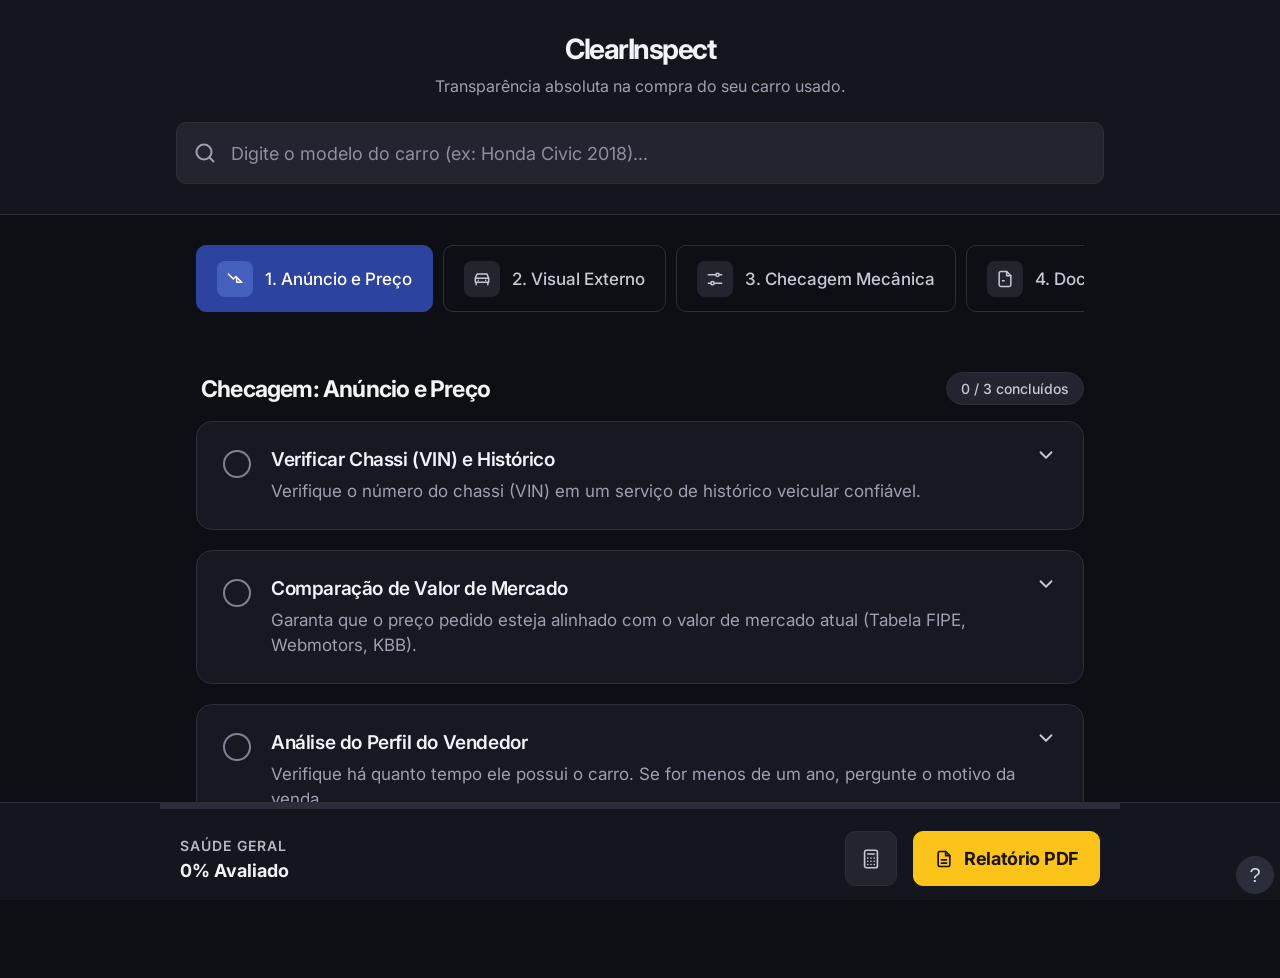
<file: Site de Carro/index.html>
<!DOCTYPE html>
<html lang="pt-BR">
<head>
<meta charset="utf-8">
<meta name="viewport" content="width=device-width, initial-scale=1, viewport-fit=cover">
<title>ClearInspect</title>
<link rel="preconnect" href="https://fonts.googleapis.com">
<link href="https://fonts.googleapis.com/css2?family=Inter:wght@400;500;600;700&display=swap" rel="stylesheet">
<link rel="stylesheet" href="style.css">
</head>
<body>
<header>
  <div class="wrap">
    <h1>ClearInspect</h1>
    <p class="sub">Transparência absoluta na compra do seu carro usado.</p>
    <label class="search">
      <svg width="24" height="24" viewBox="0 0 24 24" fill="none" stroke="currentColor" stroke-width="2" stroke-linecap="round"><circle cx="11" cy="11" r="7.5"/><path d="m20.5 20.5-4-4"/></svg>
      <input id="q" type="text" placeholder="Digite o modelo do carro (ex: Honda Civic 2018)..." autocomplete="off">
    </label>
  </div>
</header>

<main>
  <nav class="tabs" id="tabs" aria-label="Categorias"></nav>
  <div class="head"><h2 id="title"></h2><span class="pill" id="pill"></span></div>
  <section id="list"></section>
</main>

<footer>
  <div class="bar"><i id="fill"></i></div>
  <div class="foot">
    <div><div class="lbl">Saúde geral</div><div class="val" id="health">0% Avaliado</div></div>
    <div class="acts">
      <button class="btn sq" id="fipe" title="Abrir Tabela FIPE" aria-label="Consultar Tabela FIPE">
        <svg width="22" height="22" viewBox="0 0 24 24" fill="none" stroke="currentColor" stroke-width="1.8" stroke-linecap="round" stroke-linejoin="round"><rect x="5" y="2.5" width="14" height="19" rx="2"/><path d="M8.5 6.5h7M8.5 11h.01M12 11h.01M15.5 11h.01M8.5 14.5h.01M12 14.5h.01M15.5 14.5h.01M8.5 18h.01M12 18h.01M15.5 18h.01"/></svg>
      </button>
      <button class="btn pdf" id="pdf">
        <svg width="20" height="20" viewBox="0 0 24 24" fill="none" stroke="currentColor" stroke-width="2" stroke-linecap="round" stroke-linejoin="round"><path d="M14 3H7a2 2 0 0 0-2 2v14a2 2 0 0 0 2 2h10a2 2 0 0 0 2-2V8z"/><path d="M14 3v5h5M9 13h6M9 17h6"/></svg>
        <span>Relatório PDF</span>
      </button>
    </div>
  </div>
</footer>
<button class="help" aria-label="Ajuda" id="help">?</button>

<script src="script(1).js"></script>
</body>
</html>
</file>
<file: Site de Carro/style.css>
:root{--bg:#0d0f14;--top:#14161d;--card:#161922;--field:#22252f;--line:#2b2f3b;--text:#f2f3f7;--muted:#9ba1b0;--blue:#2c449f;--yellow:#fcc419;color-scheme:dark;box-sizing:border-box;padding-top:env(safe-area-inset-top,0px)}
*,*::before,*::after{box-sizing:inherit}
html{height:100%}
body{margin:0;min-height:100%;background:var(--bg);color:var(--text);font-family:Inter,system-ui,-apple-system,"Segoe UI",Roboto,sans-serif;padding-bottom:120px}
header{background:var(--top);border-bottom:1px solid var(--line);padding:32px 0 30px;text-align:center}
.wrap{max-width:960px;margin:0 auto;padding:0 16px}
h1{margin:0;font-size:28px;font-weight:700;letter-spacing:-1.5px}
.sub{margin:10px 0 26px;color:var(--muted);font-size:16px}
.search{display:flex;align-items:center;gap:12px;background:var(--field);border:1px solid var(--line);border-radius:10px;padding:0 16px;height:62px;text-align:left}
.search svg{flex:none;color:var(--muted)}
.search input{flex:1;background:none;border:0;outline:0;color:var(--text);font:inherit;font-size:18px}
.search input::placeholder{color:#8b91a1}
.search:focus-within{border-color:#4a63c9}
main{max-width:960px;margin:0 auto;padding:30px 36px 0}
.tabs{display:flex;gap:10px;overflow-x:auto;scrollbar-width:none;padding-bottom:2px}
.tabs::-webkit-scrollbar{display:none}
.tab{flex:none;display:flex;align-items:center;gap:12px;height:67px;padding:0 20px 0 20px;background:transparent;border:1px solid var(--line);border-radius:10px;color:#c5c9d4;font:inherit;font-size:17px;font-weight:500;cursor:pointer;white-space:nowrap}
.tab .ic{display:grid;place-items:center;width:36px;height:36px;border-radius:8px;background:var(--field)}
.tab.on{background:var(--blue);border-color:var(--blue);color:#fff}
.tab.on .ic{background:#4560bd}
.tab:focus-visible,.btn:focus-visible,.card-h:focus-visible{outline:2px solid var(--yellow);outline-offset:2px}
.head{display:flex;justify-content:space-between;align-items:center;margin:58px 0 16px 5px}
h2{margin:0;font-size:23px;font-weight:700;letter-spacing:-.8px}
.pill{background:var(--field);border:1px solid var(--line);border-radius:999px;padding:7px 14px;font-size:14px;font-weight:500;color:#c5c9d4}
.card{background:var(--card);border:1px solid var(--line);border-radius:16px;margin-bottom:20px;overflow:hidden}
.card-h{display:flex;align-items:flex-start;gap:20px;width:100%;padding:26px 26px 24px;background:none;border:0;color:inherit;font:inherit;text-align:left;cursor:pointer}
.chk{flex:none;width:28px;height:28px;margin-top:2px;border-radius:50%;border:2.5px solid #7d8393;display:grid;place-items:center;transition:background .15s,border-color .15s}
.card.done .chk{background:#22c55e;border-color:#22c55e}
.card.done .chk::after{content:"";width:6px;height:12px;border:solid #06210f;border-width:0 2.5px 2.5px 0;transform:rotate(45deg) translate(-1px,-1px)}
.card.done h3{color:#8b91a1;text-decoration:line-through}
.txt{flex:1}
h3{margin:0 0 8px;font-size:19px;font-weight:600;letter-spacing:-.4px}
.txt p{margin:0;color:var(--muted);font-size:17px;line-height:1.5}
.chev{flex:none;color:#c5c9d4;margin-top:-4px;transition:transform .2s}
.card.open .chev{transform:rotate(180deg)}
.more{display:none;padding:0 26px 24px 74px;color:#c5c9d4;font-size:15.5px;line-height:1.6}
.card.open .more{display:block}
.toggle{margin-top:12px;background:var(--field);border:1px solid var(--line);color:var(--text);border-radius:8px;padding:8px 14px;font:inherit;font-size:14px;cursor:pointer}
footer{position:fixed;left:0;right:0;bottom:0;background:var(--top);border-top:1px solid var(--line);padding-bottom:env(safe-area-inset-bottom,0px)}
.bar{max-width:960px;margin:-1px auto 0;height:7px;background:#2a2e3a}
.bar i{display:block;height:100%;width:0;background:#22c55e;transition:width .3s}
.foot{max-width:960px;margin:0 auto;padding:22px 20px 14px;display:flex;align-items:center;justify-content:space-between;gap:16px}
.lbl{font-size:14px;font-weight:600;letter-spacing:1px;color:#b4b9c6;text-transform:uppercase}
.val{margin-top:6px;font-size:18px;font-weight:700}
.acts{display:flex;gap:16px}
.btn{height:55px;border-radius:10px;border:1px solid var(--line);background:var(--field);color:#c5c9d4;font:inherit;cursor:pointer;display:flex;align-items:center;justify-content:center;gap:10px}
.btn.sq{width:52px}
.btn.pdf{background:var(--yellow);border-color:var(--yellow);color:#1a1400;font-weight:700;font-size:18px;padding:0 20px;letter-spacing:-.3px}
.help{position:fixed;right:6px;bottom:6px;width:38px;height:38px;border-radius:50%;background:#2a2e3a;border:1px solid var(--line);color:#d9dce4;font-size:20px;cursor:pointer;margin-bottom:env(safe-area-inset-bottom,0px)}
@media (max-width:640px){main{padding:24px 16px 0}.head{margin-top:36px}h3{font-size:17px}.txt p{font-size:15px}.more{padding-left:26px}.btn.pdf span{display:none}.btn.pdf{padding:0 16px}}
@media print{header,.tabs,footer,.help{display:none}.more{display:block}}
@media (prefers-reduced-motion:reduce){*{transition:none!important}}
</file>
